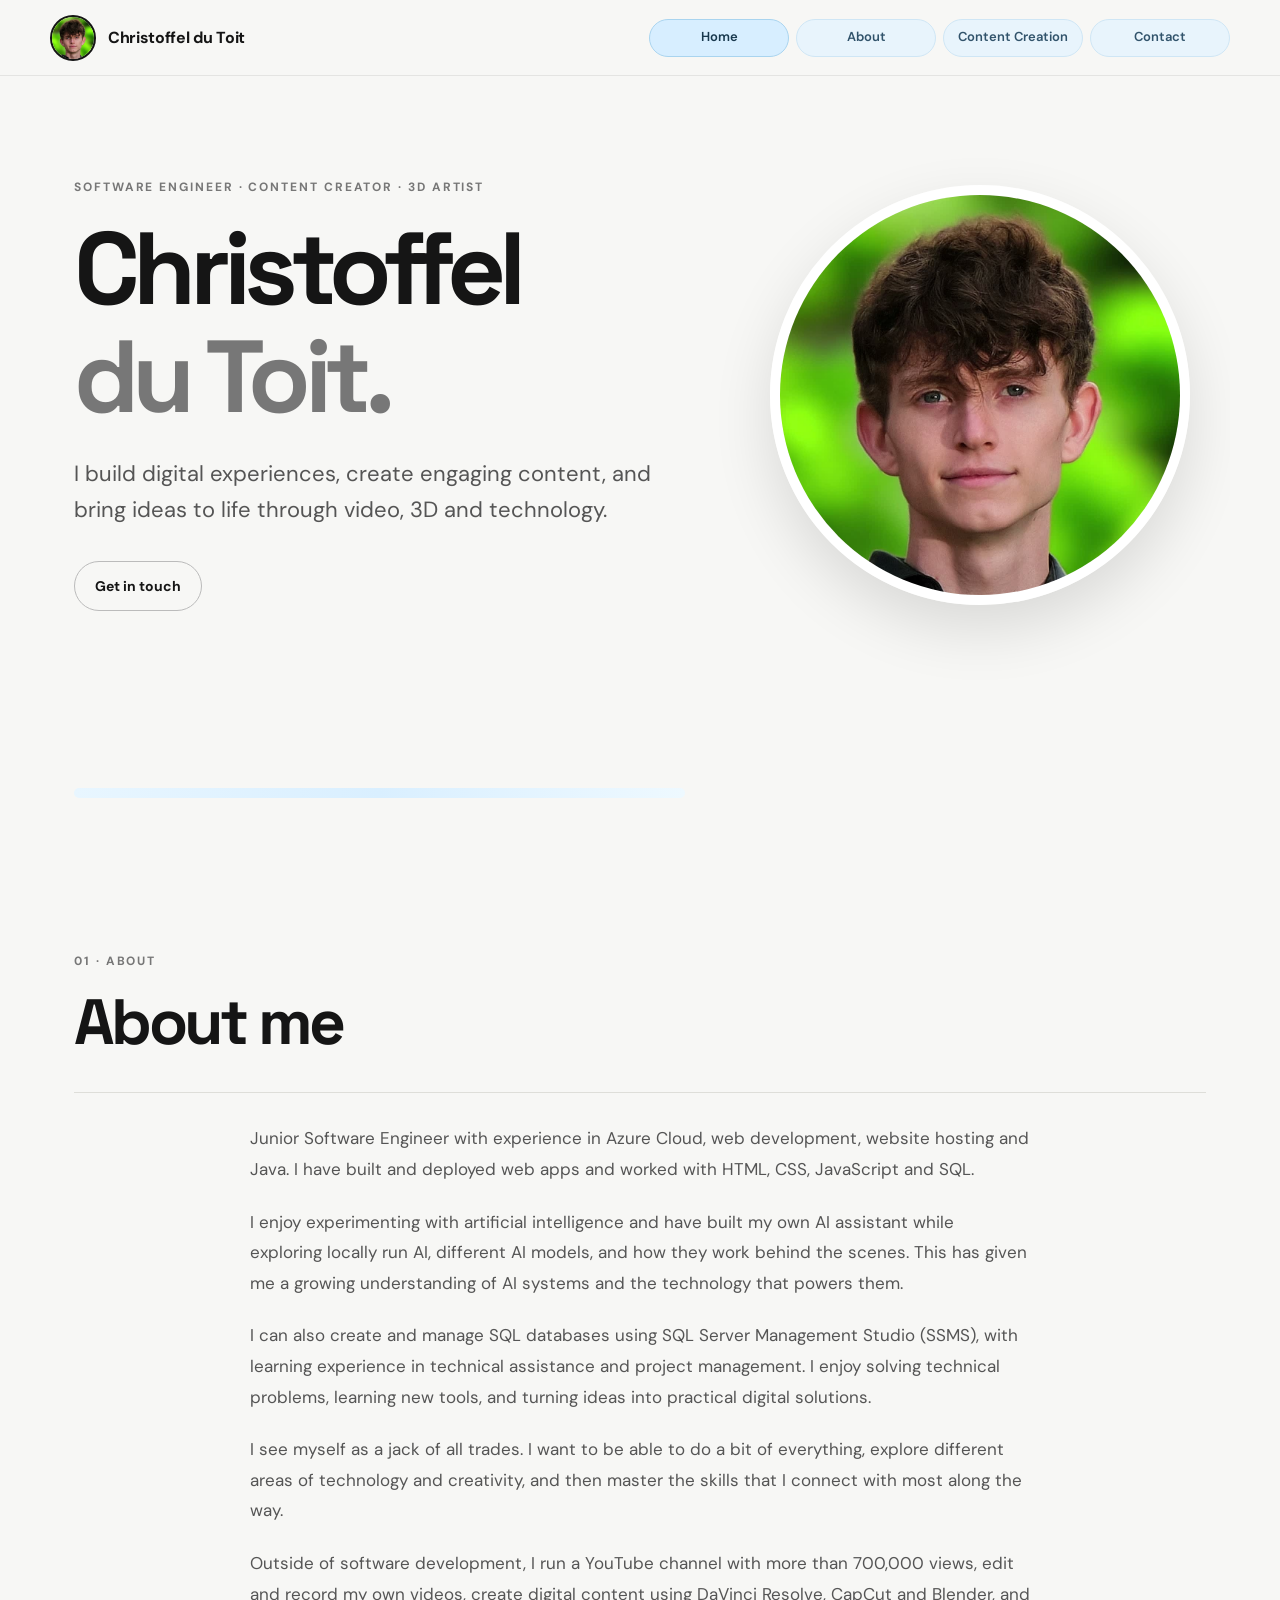
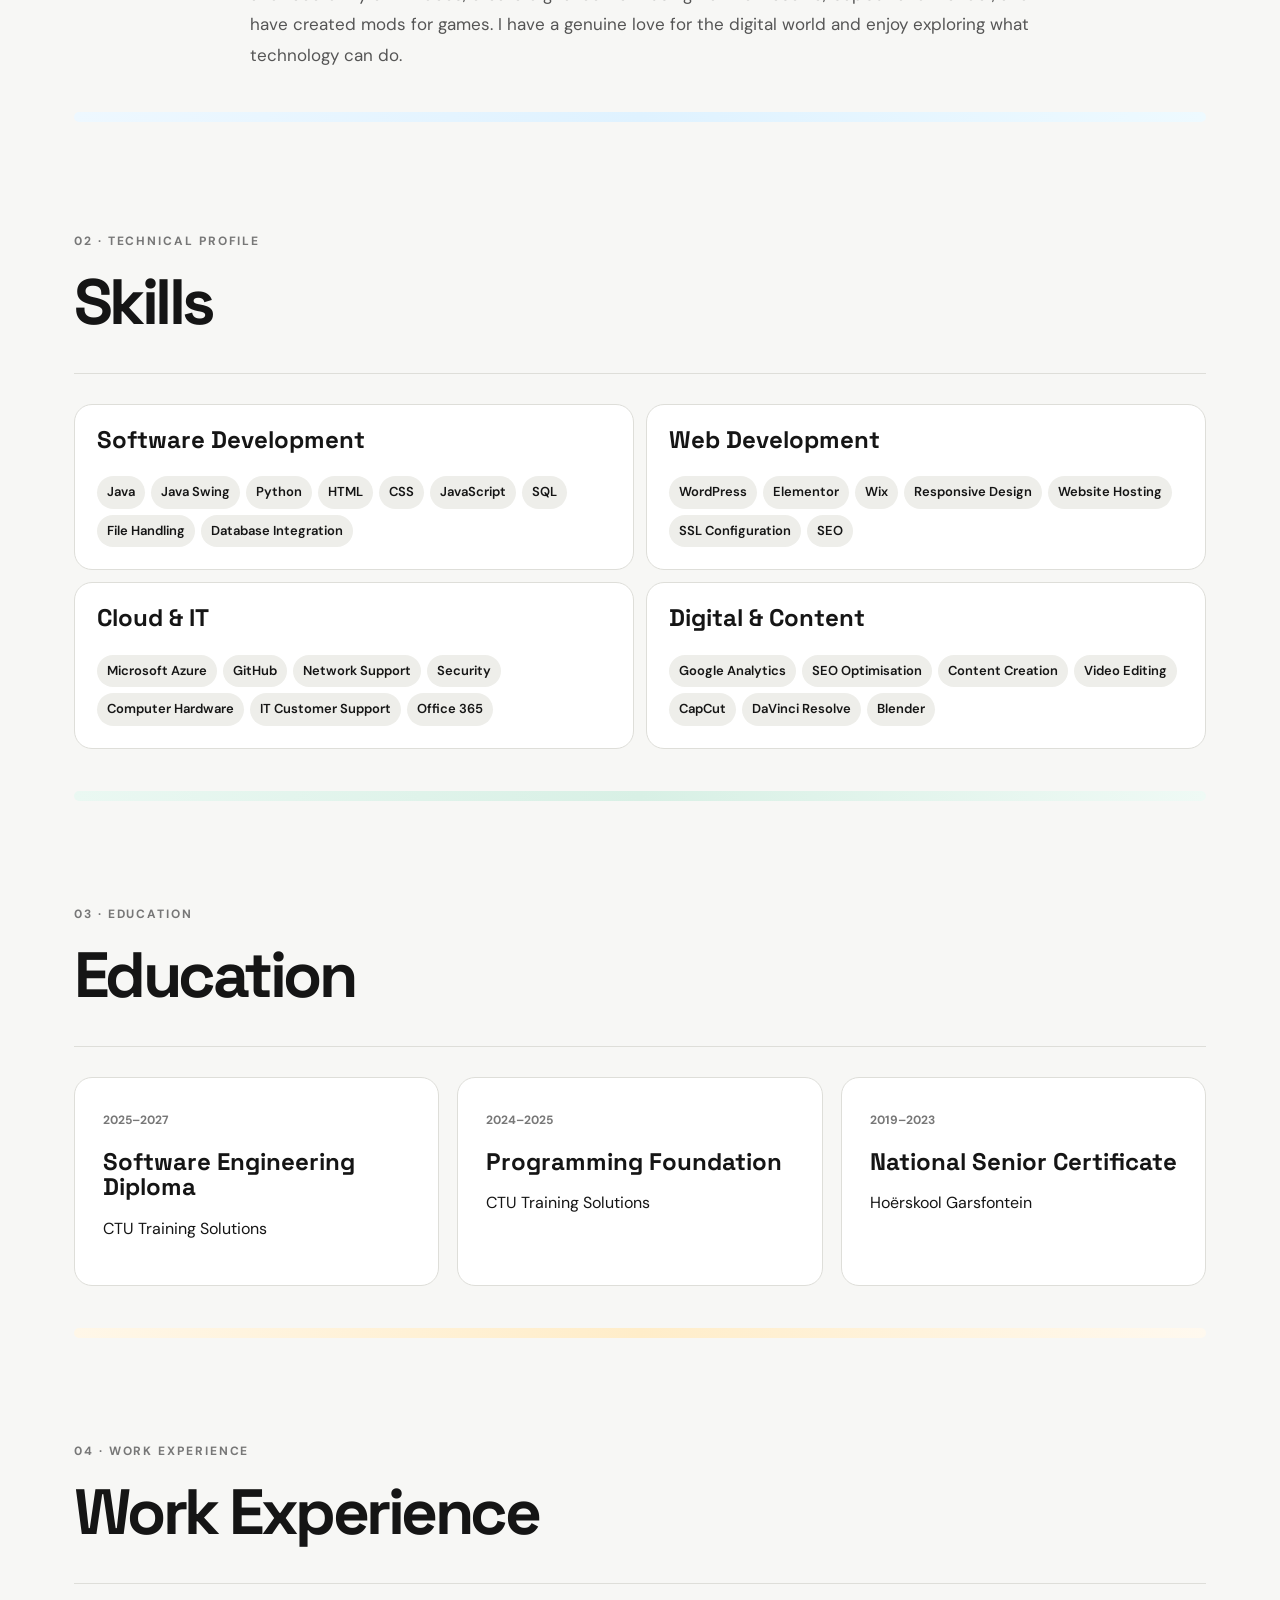
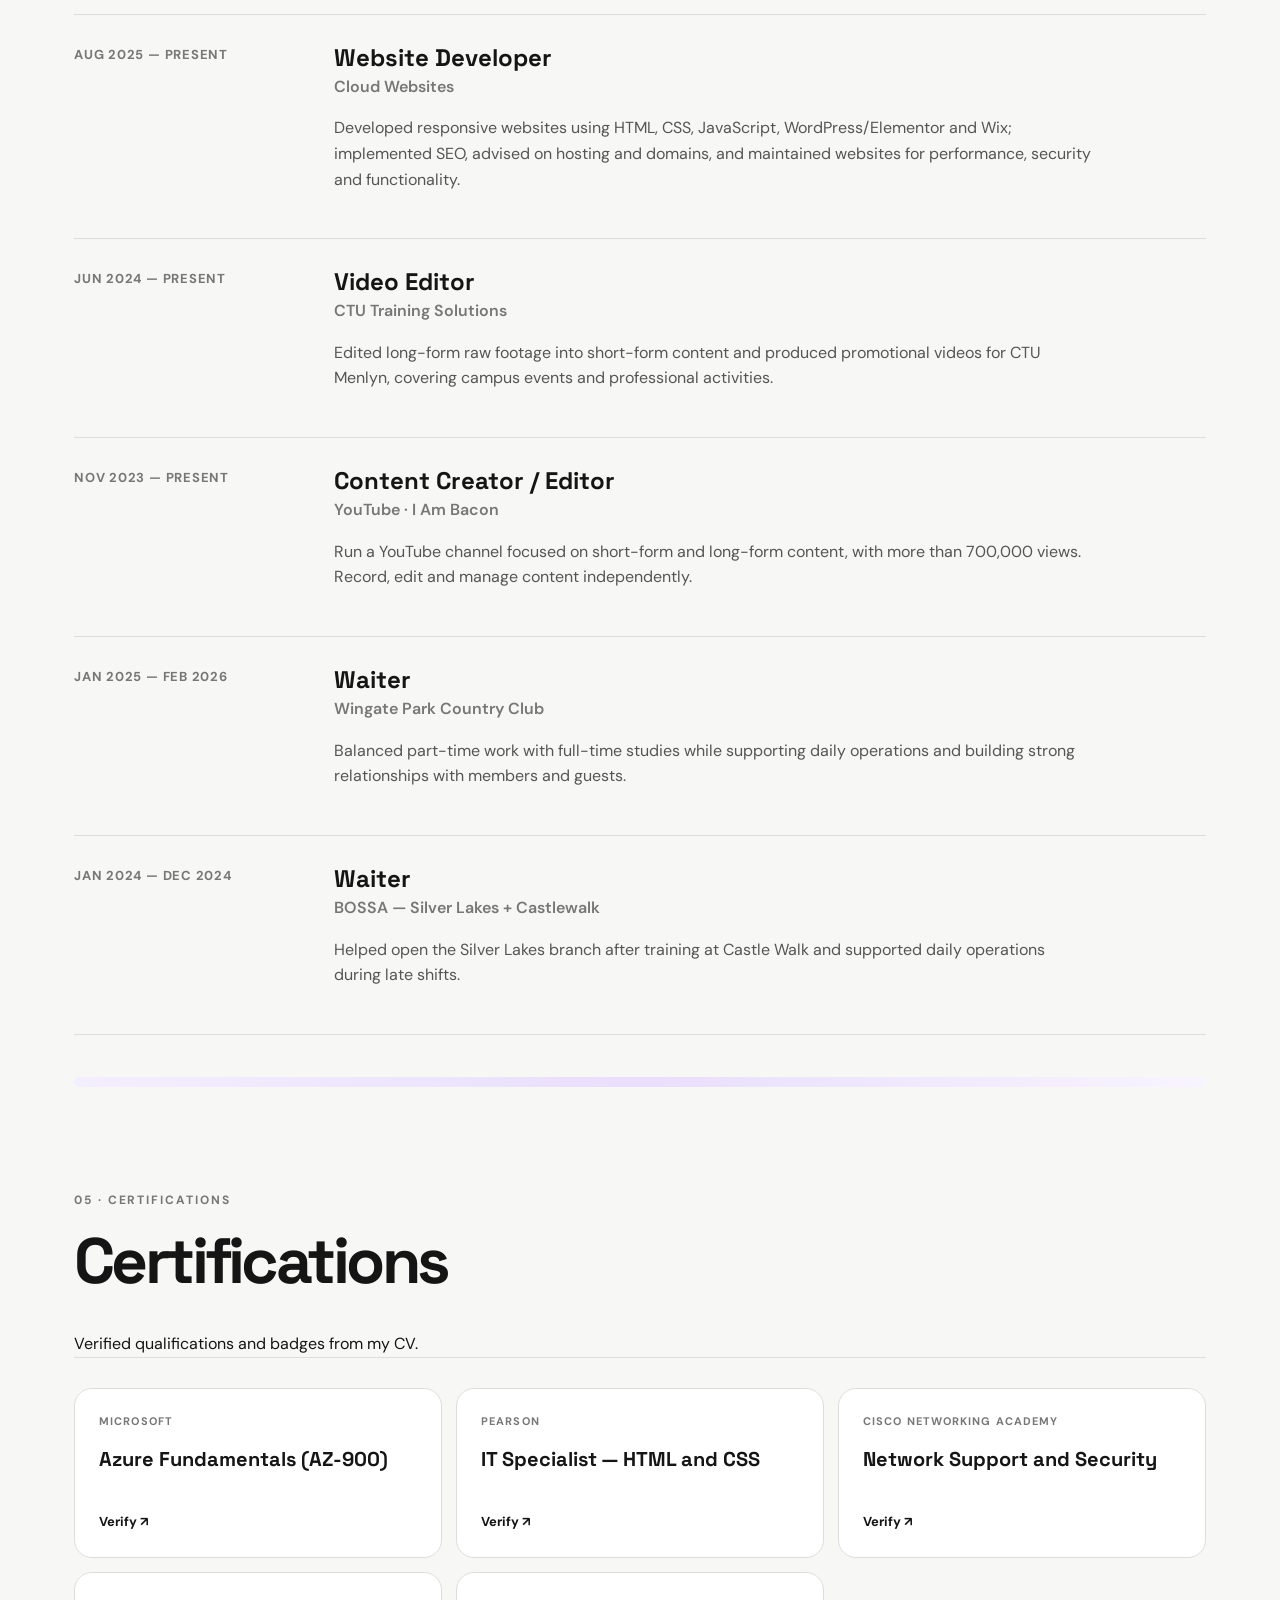
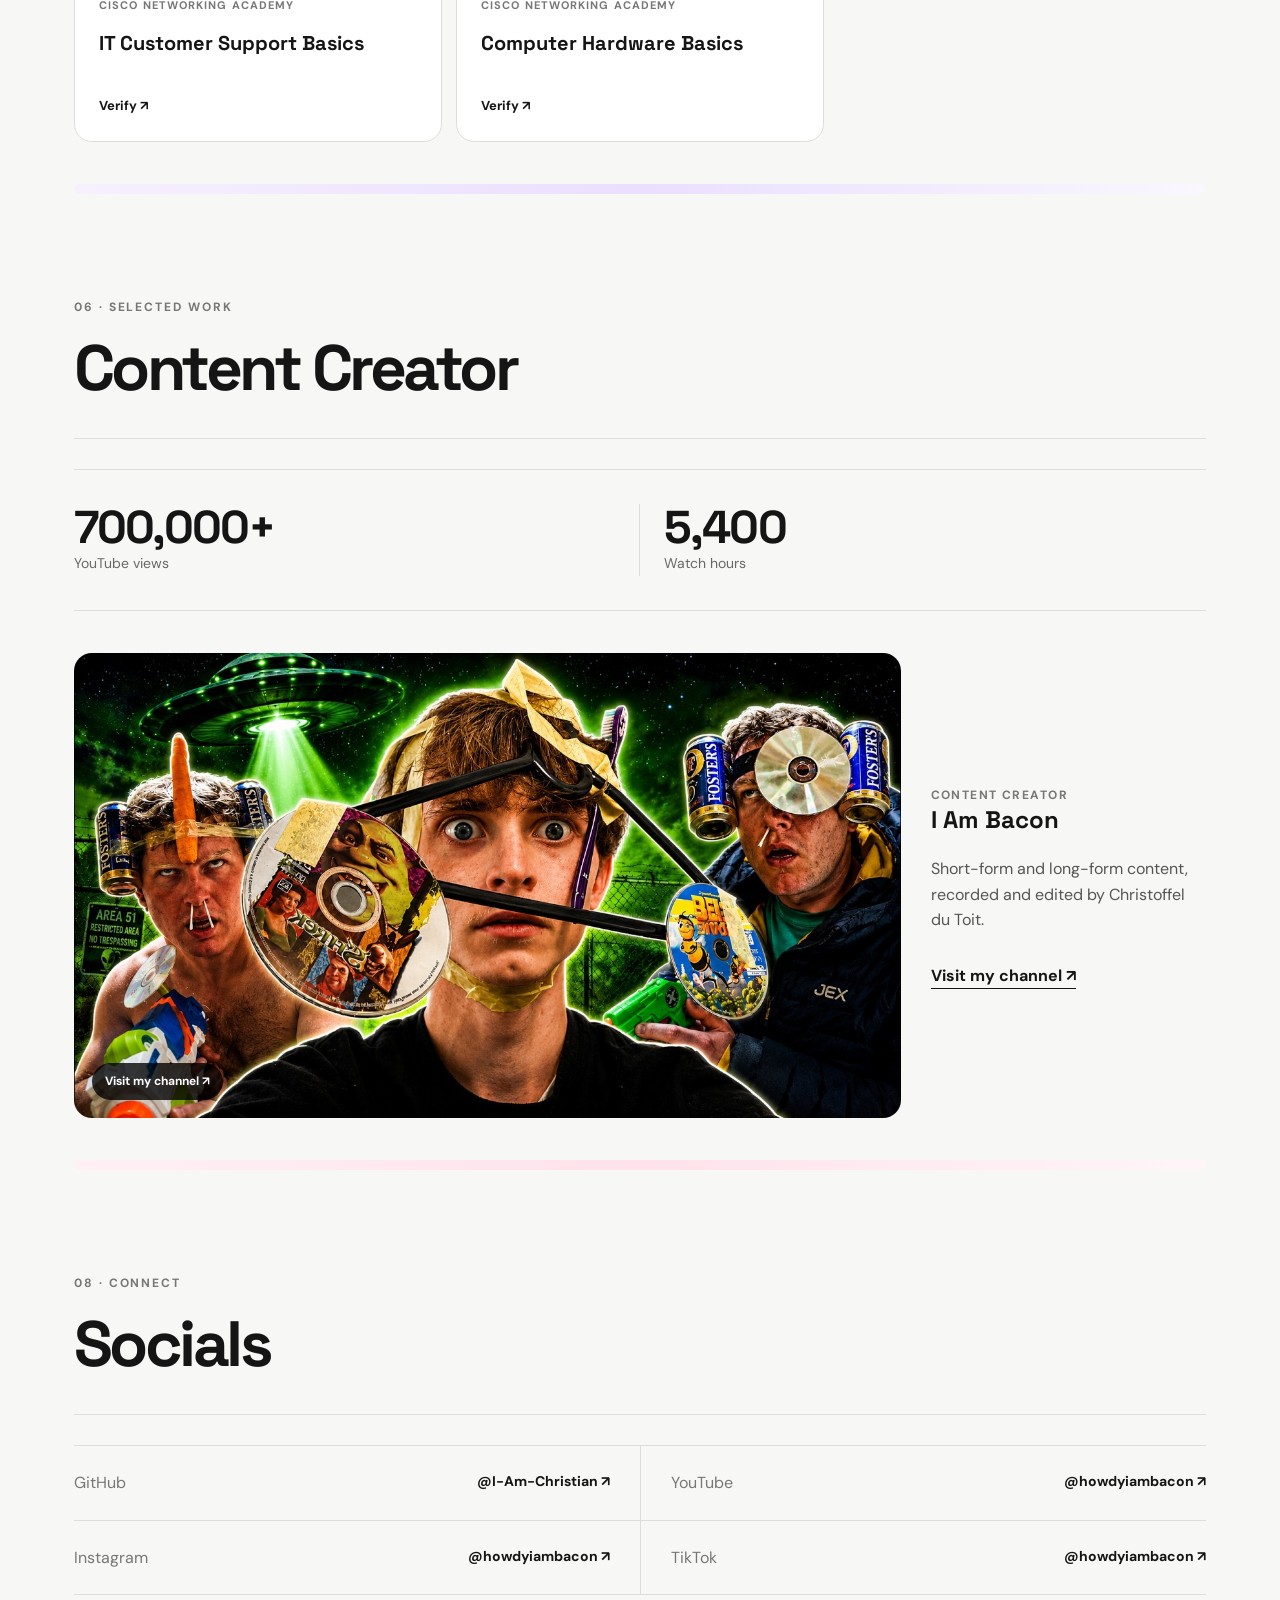
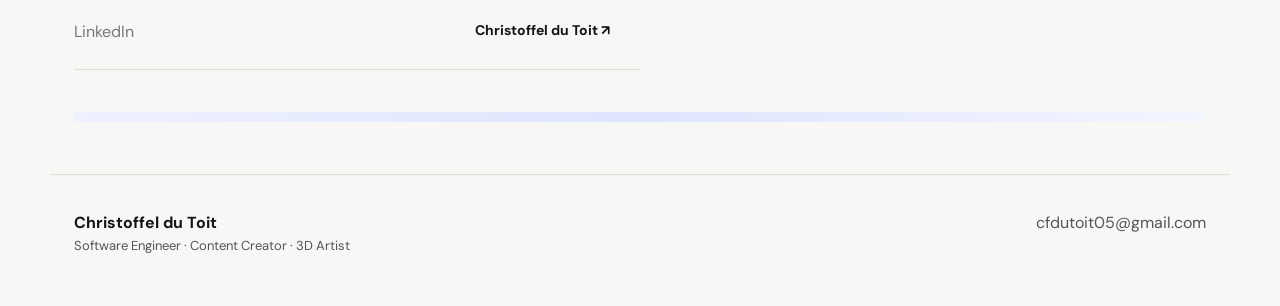
<file: index.html>
<!DOCTYPE html>
<html lang="en">
<head>
  <meta charset="UTF-8">
  <meta name="viewport" content="width=device-width, initial-scale=1.0">
  <meta name="description" content="Christoffel du Toit — Software Engineer, Content Creator and 3D Artist.">
  <meta name="author" content="Christoffel du Toit">
  <title>Christoffel du Toit | Portfolio</title>
  <link rel="stylesheet" href="styles.css">
</head>
<body>
  <header class="site-header">
    <a class="brand" href="#home" aria-label="Christoffel du Toit home">
      <img src="assets/profile.jpg" alt="Christoffel du Toit" class="brand-photo">
      <span>Christoffel du Toit</span>
    </a>

    <button class="menu-toggle" aria-label="Open navigation" aria-expanded="false">
      <span></span><span></span><span></span>
    </button>

    <nav class="nav" aria-label="Main navigation">
      <a href="#home">Home</a>
      <a href="#about">About</a>
      <a class="temporarily-hidden" href="projects.html">IT</a>
      <a href="#content">Content Creation</a>
      <a class="temporarily-hidden" href="modeling.html">3D Modeling</a>
      <a href="#socials">Contact</a>
    </nav>
  </header>

  <main id="home">
    <section class="hero section">
      <div class="hero-copy">
        <p class="eyebrow">Software Engineer · Content Creator · 3D Artist</p>
        <h1>Christoffel<br><span>du Toit.</span></h1>
        <p class="lead">
          I build digital experiences, create engaging content, and bring ideas to life
          through video, 3D and technology.
        </p>
        <div class="hero-actions">
          <a class="button button-light" href="#socials">Get in touch</a>
        </div>
      </div>

      <div class="hero-photo-wrap">
        <img src="assets/profile.jpg" alt="Christoffel du Toit portrait" class="hero-photo">
      </div>
    </section>

    <section class="section cv-section" id="about">
      <div class="section-heading">
        <p class="eyebrow">01 · About</p>
        <h2>About me</h2>
      </div>
      <div class="about-grid">
        <p>
          Junior Software Engineer with experience in Azure Cloud, web development,
          website hosting and Java. I have built and deployed web apps and worked with
          HTML, CSS, JavaScript and SQL.
        </p>
        <p>
          I enjoy experimenting with artificial intelligence and have built my own AI
          assistant while exploring locally run AI, different AI models, and how they
          work behind the scenes. This has given me a growing understanding of AI
          systems and the technology that powers them.
        </p>
        <p>
          I can also create and manage SQL databases using SQL Server Management Studio
          (SSMS), with learning experience in technical assistance and project management.
          I enjoy solving technical problems, learning new tools, and turning ideas into
          practical digital solutions.
        </p>
        <p>
          I see myself as a jack of all trades. I want to be able to do a bit of
          everything, explore different areas of technology and creativity, and then
          master the skills that I connect with most along the way.
        </p>
        <p>
          Outside of software development, I run a YouTube channel with more than
          700,000 views, edit and record my own videos, create digital content using
          DaVinci Resolve, CapCut and Blender, and have created mods for games. I have
          a genuine love for the digital world and enjoy exploring what technology can do.
        </p>
      </div>
    </section>

    <section class="section" id="skills">
      <div class="section-heading">
        <p class="eyebrow">02 · Technical profile</p>
        <h2>Skills</h2>
      </div>

      <div class="skill-grid">
        <article class="skill-card">
          <h3>Software Development</h3>
          <div class="tags">
            <span>Java</span><span>Java Swing</span><span>Python</span>
            <span>HTML</span><span>CSS</span><span>JavaScript</span><span>SQL</span>
            <span>File Handling</span><span>Database Integration</span>
          </div>
        </article>

        <article class="skill-card">
          <h3>Web Development</h3>
          <div class="tags">
            <span>WordPress</span><span>Elementor</span><span>Wix</span>
            <span>Responsive Design</span><span>Website Hosting</span>
            <span>SSL Configuration</span><span>SEO</span>
          </div>
        </article>

        <article class="skill-card">
          <h3>Cloud & IT</h3>
          <div class="tags">
            <span>Microsoft Azure</span><span>GitHub</span>
            <span>Network Support</span><span>Security</span>
            <span>Computer Hardware</span><span>IT Customer Support</span>
            <span>Office 365</span>
          </div>
          <a class="text-link temporarily-hidden" href="projects.html">View IT Projects →</a>
        </article>

        <article class="skill-card">
          <h3>Digital & Content</h3>
          <div class="tags">
            <span>Google Analytics</span><span>SEO Optimisation</span>
            <span>Content Creation</span><span>Video Editing</span>
            <span>CapCut</span><span>DaVinci Resolve</span><span>Blender</span>
          </div>
        </article>
      </div>

    </section>

    <section class="section" id="education">
      <div class="section-heading">
        <p class="eyebrow">03 · Education</p>
        <h2>Education</h2>
      </div>
      <div class="education-grid">
        <article><span>2025–2027</span><h3>Software Engineering Diploma</h3><p>CTU Training Solutions</p></article>
        <article><span>2024–2025</span><h3>Programming Foundation</h3><p>CTU Training Solutions</p></article>
        <article><span>2019–2023</span><h3>National Senior Certificate</h3><p>Hoërskool Garsfontein</p></article>
      </div>
    </section>

    <section class="section" id="experience">
      <div class="section-heading">
        <p class="eyebrow">04 · Work Experience</p>
        <h2>Work Experience</h2>
      </div>

      <div class="timeline">
        <article class="timeline-item">
          <div class="timeline-date">Aug 2025 — Present</div>
          <div>
            <h3>Website Developer</h3>
            <p class="muted">Cloud Websites</p>
            <p>Developed responsive websites using HTML, CSS, JavaScript, WordPress/Elementor and Wix; implemented SEO, advised on hosting and domains, and maintained websites for performance, security and functionality.</p>
          </div>
        </article>

        <article class="timeline-item">
          <div class="timeline-date">Jun 2024 — Present</div>
          <div>
            <h3>Video Editor</h3>
            <p class="muted">CTU Training Solutions</p>
            <p>Edited long-form raw footage into short-form content and produced promotional videos for CTU Menlyn, covering campus events and professional activities.</p>
          </div>
        </article>

        <article class="timeline-item">
          <div class="timeline-date">Nov 2023 — Present</div>
          <div>
            <h3>Content Creator / Editor</h3>
            <p class="muted">YouTube · I Am Bacon</p>
            <p>Run a YouTube channel focused on short-form and long-form content, with more than 700,000 views. Record, edit and manage content independently.</p>
          </div>
        </article>

        <article class="timeline-item">
          <div class="timeline-date">Jan 2025 — Feb 2026</div>
          <div>
            <h3>Waiter</h3>
            <p class="muted">Wingate Park Country Club</p>
            <p>Balanced part-time work with full-time studies while supporting daily operations and building strong relationships with members and guests.</p>
          </div>
        </article>

        <article class="timeline-item">
          <div class="timeline-date">Jan 2024 — Dec 2024</div>
          <div>
            <h3>Waiter</h3>
            <p class="muted">BOSSA — Silver Lakes + Castlewalk</p>
            <p>Helped open the Silver Lakes branch after training at Castle Walk and supported daily operations during late shifts.</p>
          </div>
        </article>
      </div>
    </section>

    <section class="section" id="certifications">
      <div class="subsection">
        <div class="section-heading">
          <p class="eyebrow">05 · Certifications</p>
          <h2>Certifications</h2>
          <p>Verified qualifications and badges from my CV.</p>
        </div>
        <div class="cert-grid">
          <a class="cert-card" target="_blank" rel="noopener" href="https://learn.microsoft.com/api/credentials/share/en-us/Christoffel-Du-Toit/185D2961514ED23C?sharingId=1C449F1A21EDDDAF">
            <span class="cert-type">Microsoft</span>
            <h4>Azure Fundamentals (AZ-900)</h4>
            <span class="cert-link">Verify ↗</span>
          </a>
          <a class="cert-card" target="_blank" rel="noopener" href="https://www.credly.com/badges/b410ffcf-1b49-4c28-92aa-2b9ac9b29bd1">
            <span class="cert-type">Pearson</span>
            <h4>IT Specialist — HTML and CSS</h4>
            <span class="cert-link">Verify ↗</span>
          </a>
          <a class="cert-card" target="_blank" rel="noopener" href="https://www.credly.com/badges/ff7596db-5530-4189-93cf-8ae3a76f079f">
            <span class="cert-type">Cisco Networking Academy</span>
            <h4>Network Support and Security</h4>
            <span class="cert-link">Verify ↗</span>
          </a>
          <a class="cert-card" target="_blank" rel="noopener" href="https://www.credly.com/badges/2b78fbdc-df3c-4b6e-85b3-fe5ae7649b94">
            <span class="cert-type">Cisco Networking Academy</span>
            <h4>IT Customer Support Basics</h4>
            <span class="cert-link">Verify ↗</span>
          </a>
          <a class="cert-card" target="_blank" rel="noopener" href="https://www.credly.com/badges/762dea53-5d3d-429e-b7e3-d5481331708d">
            <span class="cert-type">Cisco Networking Academy</span>
            <h4>Computer Hardware Basics</h4>
            <span class="cert-link">Verify ↗</span>
          </a>
        </div>
      </div>
    </section>

    <section class="portfolio-preview section" id="content">
      <div class="section-heading">
        <p class="eyebrow">06 · Selected work</p>
        <h2>Content Creator</h2>
      </div>
      <div class="stats content-stats">
        <div class="stat"><strong>700,000+</strong><span>YouTube views</span></div>
        <div class="stat"><strong>5,400</strong><span>Watch hours</span></div>
      </div>
      <div class="featured-video">
        <a class="video-frame video-link channel-image" href="https://www.youtube.com/@HowdyIAmBacon" target="_blank" rel="noopener" aria-label="Visit the I Am Bacon YouTube channel">
          <img src="assets/content-creator.jpg" alt="I Am Bacon YouTube channel" loading="lazy">
          <span class="watch-badge">Visit my channel ↗</span>
        </a>
        <div class="video-info">
          <span class="video-label">Content Creator</span>
          <h3>I Am Bacon</h3>
          <p>Short-form and long-form content, recorded and edited by Christoffel du Toit.</p>
          <a class="text-link" href="https://www.youtube.com/@HowdyIAmBacon" target="_blank" rel="noopener">Visit my channel ↗</a>
        </div>
      </div>
    </section>

    <section class="section projects-overview temporarily-hidden" id="projects" aria-hidden="true">
      <div class="section-heading">
        <p class="eyebrow">07 · Projects</p>
        <h2>Projects</h2>
      </div>
      <div class="page-link-grid">
        <a class="teaser temporarily-hidden" href="projects.html">
          <h2>IT Projects</h2><p>Software, web development and cloud projects.</p><b>Explore IT projects →</b>
        </a>
        <a class="teaser temporarily-hidden" href="modeling.html">
          <h2>3D Modeling</h2><p>Blender models, scenes and renders.</p><b>Explore 3D work →</b>
        </a>
        <a class="teaser temporarily-hidden" href="mods.html">
          <h2>Game Mods</h2><p>Game modifications and workshop projects I've created.</p><b>Explore game mods →</b>
        </a>
        <a class="teaser temporarily-hidden" href="commercials.html">
          <h2>Commercial Videos</h2><p>Promotional and commercial video projects I've edited.</p><b>View commercial work →</b>
        </a>
      </div>
    </section>

    <section class="section" id="socials">
      <div class="section-heading">
        <p class="eyebrow">08 · Connect</p>
        <h2>Socials</h2>
      </div>
      <div class="social-grid">
        <a href="https://github.com/I-Am-Christian" target="_blank" rel="noopener"><span>GitHub</span><b>@I-Am-Christian ↗</b></a>
        <a href="https://youtube.com/@howdyiambacon" target="_blank" rel="noopener"><span>YouTube</span><b>@howdyiambacon ↗</b></a>
        <a href="https://www.instagram.com/howdyiambacon/" target="_blank" rel="noopener"><span>Instagram</span><b>@howdyiambacon ↗</b></a>
        <a href="https://www.tiktok.com/@howdyiambacon" target="_blank" rel="noopener"><span>TikTok</span><b>@howdyiambacon ↗</b></a>
        <a href="https://www.linkedin.com/in/christian-du-toit/" target="_blank" rel="noopener"><span>LinkedIn</span><b>Christoffel du Toit ↗</b></a>
      </div>
    </section>
  </main>

  <footer class="footer">
    <div><strong>Christoffel du Toit</strong><span>Software Engineer · Content Creator · 3D Artist</span></div>
    <a href="mailto:cfdutoit05@gmail.com">cfdutoit05@gmail.com</a>
  </footer>

  <script src="script.js"></script>
</body>
</html>
</file>
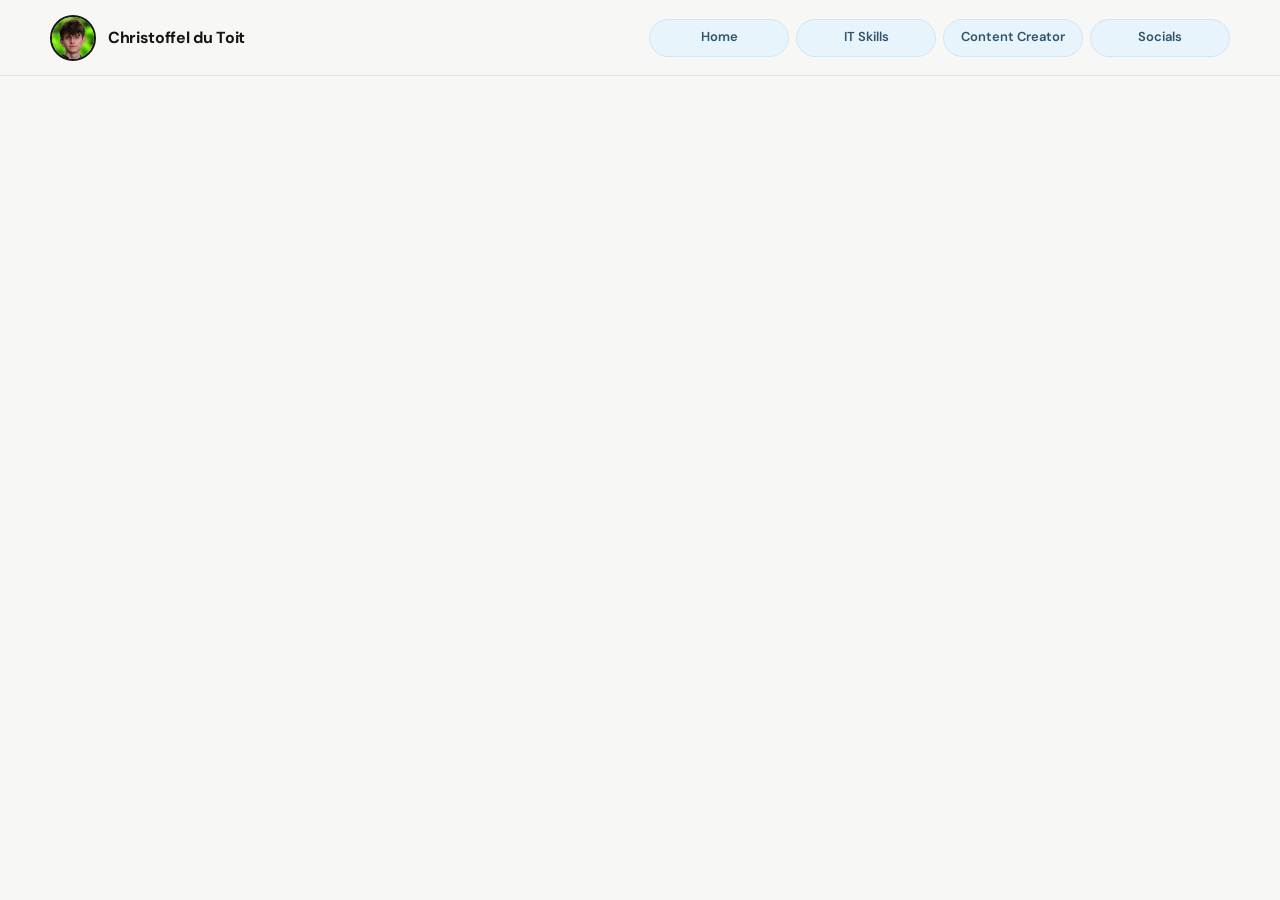
<file: commercials.html>
<!DOCTYPE html>
<html lang="en">
<head>
  <meta charset="UTF-8">
  <meta name="viewport" content="width=device-width, initial-scale=1.0">
  <meta name="description" content="Commercial and promotional videos edited by Christoffel du Toit.">
  <title>Commercial Videos | Christoffel du Toit</title>
  <link rel="stylesheet" href="styles.css">
</head>
<body>
  <header class="site-header">
    <a class="brand" href="index.html" aria-label="Christoffel du Toit home">
      <img src="assets/profile.jpg" alt="Christoffel du Toit" class="brand-photo">
      <span>Christoffel du Toit</span>
    </a>
    <button class="menu-toggle" aria-label="Open navigation" aria-expanded="false">
      <span></span><span></span><span></span>
    </button>
    <nav class="nav" aria-label="Main navigation">
      <a href="index.html">Home</a>
      <a href="index.html#skills">IT Skills</a>
      <a class="temporarily-hidden" href="projects.html">IT Projects</a>
      <a href="index.html#content">Content Creator</a>
      <a class="temporarily-hidden" href="modeling.html">3D Modeling</a>
      <a class="temporarily-hidden" href="mods.html">Game Mods</a>
      <a class="temporarily-hidden" href="commercials.html">Commercial Videos</a>
      <a href="index.html#socials">Socials</a>
    </nav>
  </header>

  <main class="temporarily-hidden" aria-hidden="true">
    <section class="section page-hero">
      <p class="eyebrow">09 · Video work</p>
      <h1>Commercial Videos</h1>
      <p class="section-intro">Promotional and commercial videos I've edited. Each project can open directly in a new tab.</p>
    </section>

    <section class="section page-content-grid">
      <div class="mod-grid">
        <div class="commercial-placeholder">
          <span>Commercial video</span>
          <strong>Video project</strong>
          <small>Send me the video link and this card can be replaced with the project thumbnail, title and direct link.</small>
        </div>
        <div class="commercial-placeholder">
          <span>Commercial video</span>
          <strong>Video project</strong>
          <small>Each finished project will open directly in a new browser tab.</small>
        </div>
      </div>
    </section>
  </main>

  <footer class="footer temporarily-hidden">
    <div><strong>Christoffel du Toit</strong><span>Software Engineer · Content Creator · 3D Artist</span></div>
    <a href="mailto:cfdutoit05@gmail.com">cfdutoit05@gmail.com</a>
  </footer>

  <script src="script.js"></script>
</body>
</html>
</file>
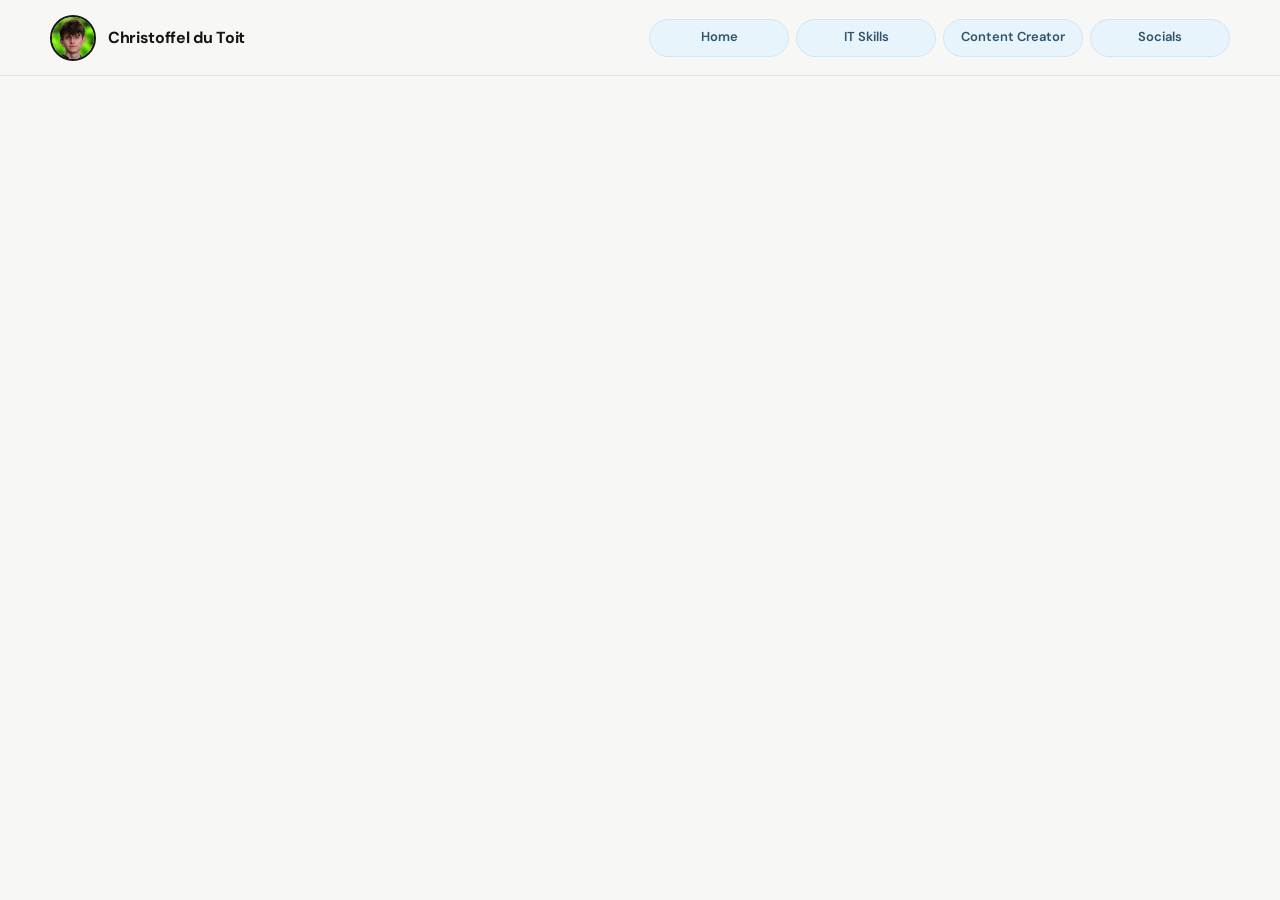
<file: modeling.html>
<!DOCTYPE html>
<html lang="en">
<head>
  <meta charset="UTF-8">
  <meta name="viewport" content="width=device-width, initial-scale=1.0">
  <meta name="description" content="3D Modeling and Blender renders by Christoffel du Toit.">
  <title>3D Modeling | Christoffel du Toit</title>
  <link rel="stylesheet" href="styles.css">
</head>
<body>
  <header class="site-header">
    <a class="brand" href="index.html" aria-label="Christoffel du Toit home">
      <img src="assets/profile.jpg" alt="Christoffel du Toit" class="brand-photo">
      <span>Christoffel du Toit</span>
    </a>
    <button class="menu-toggle" aria-label="Open navigation" aria-expanded="false">
      <span></span><span></span><span></span>
    </button>
    <nav class="nav" aria-label="Main navigation">
      <a href="index.html">Home</a>
      <a href="index.html#skills">IT Skills</a>
      <a class="temporarily-hidden" href="projects.html">IT Projects</a>
      <a href="index.html#content">Content Creator</a>
      <a class="temporarily-hidden" href="modeling.html" aria-current="page">3D Modeling</a>
      <a class="temporarily-hidden" href="mods.html">Game Mods</a>
      <a class="temporarily-hidden" href="commercials.html">Commercial Videos</a>
      <a href="index.html#socials">Socials</a>
    </nav>
  </header>

  <main class="temporarily-hidden" aria-hidden="true">
    <section class="section page-hero">
      <p class="eyebrow">07 · Creative work</p>
      <h1>3D Modeling<span>.</span></h1>
      <p class="lead">Blender models, scenes and renders. This gallery is ready for your best 3D work.</p>
    </section>

    <section class="section">
      <div class="render-grid">
        <div class="render-placeholder"><span>Add Blender render</span></div>
        <div class="render-placeholder"><span>Add Blender render</span></div>
        <div class="render-placeholder"><span>Add Blender render</span></div>
        <div class="render-placeholder"><span>Add Blender render</span></div>
      </div>
    </section>
  </main>

  <footer class="footer temporarily-hidden">
    <div><strong>Christoffel du Toit</strong><span>Software Engineer · Content Creator · 3D Artist</span></div>
    <a href="index.html">← Back to portfolio</a>
  </footer>
  <script src="script.js"></script>
</body>
</html>
</file>
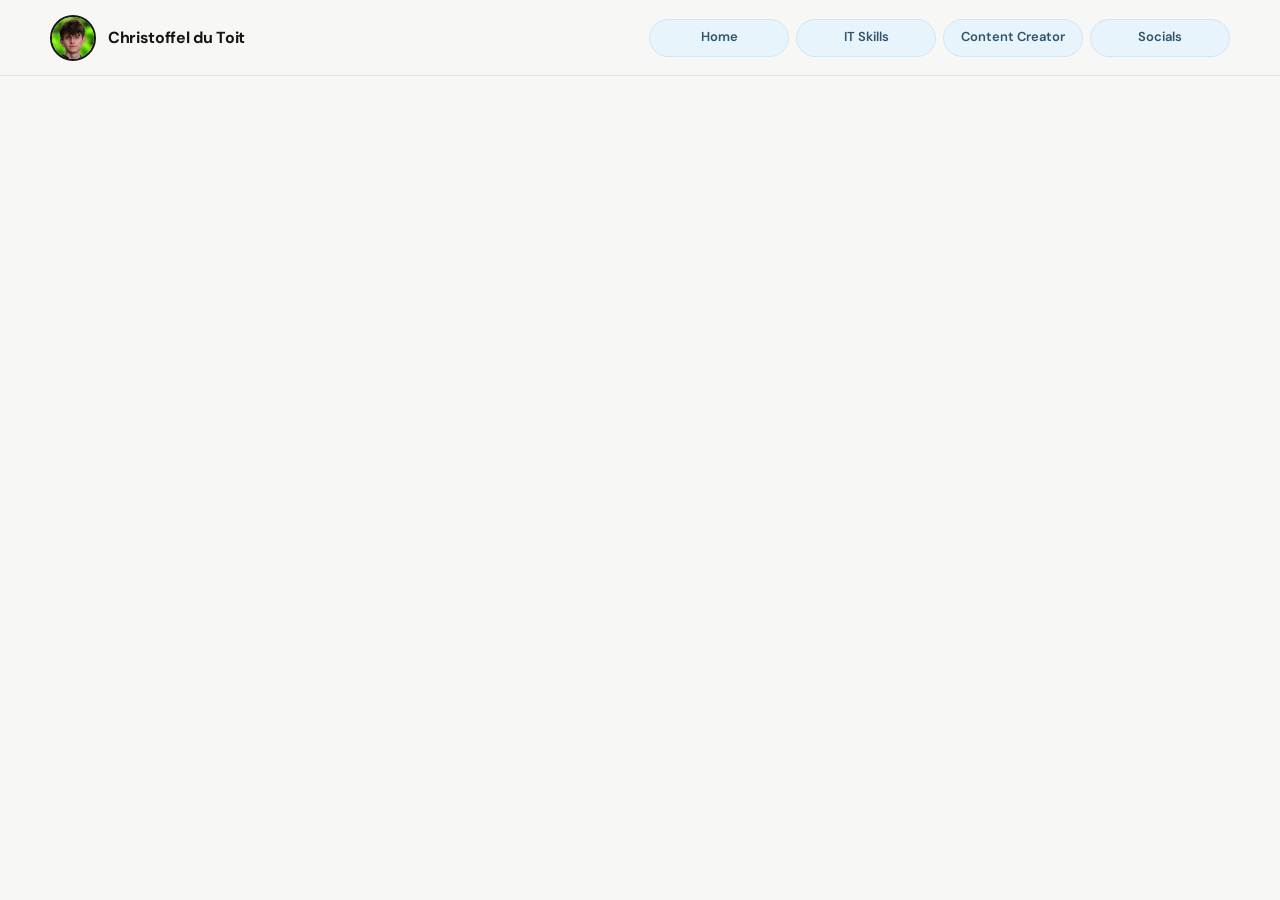
<file: mods.html>
<!DOCTYPE html>
<html lang="en">
<head>
  <meta charset="UTF-8">
  <meta name="viewport" content="width=device-width, initial-scale=1.0">
  <meta name="description" content="Game mods and Steam Workshop projects created by Christoffel du Toit.">
  <title>Game Mods | Christoffel du Toit</title>
  <link rel="stylesheet" href="styles.css">
</head>
<body>
  <header class="site-header">
    <a class="brand" href="index.html" aria-label="Christoffel du Toit home">
      <img src="assets/profile.jpg" alt="Christoffel du Toit" class="brand-photo">
      <span>Christoffel du Toit</span>
    </a>
    <button class="menu-toggle" aria-label="Open navigation" aria-expanded="false">
      <span></span><span></span><span></span>
    </button>
    <nav class="nav" aria-label="Main navigation">
      <a href="index.html">Home</a>
      <a href="index.html#skills">IT Skills</a>
      <a class="temporarily-hidden" href="projects.html">IT Projects</a>
      <a href="index.html#content">Content Creator</a>
      <a class="temporarily-hidden" href="modeling.html">3D Modeling</a>
      <a class="temporarily-hidden" href="mods.html">Game Mods</a>
      <a class="temporarily-hidden" href="commercials.html">Commercial Videos</a>
      <a href="index.html#socials">Socials</a>
    </nav>
  </header>

  <main class="temporarily-hidden" aria-hidden="true">
    <section class="section page-hero">
      <p class="eyebrow">08 · Game development & modding</p>
      <h1>Game Mods</h1>
      <p class="section-intro">Game modifications and workshop projects I've created, combining creativity, technical problem-solving and Blender.</p>
    </section>

    <section class="section page-content-grid">
      <div class="mod-grid">
        <a class="mod-card" href="https://steamcommunity.com/sharedfiles/filedetails/?id=3390561604" target="_blank" rel="noopener">
          <span class="mod-platform">Steam Workshop</span>
          <h3>Workshop Mod</h3>
          <p>View the mod and its workshop page on Steam.</p>
          <b>Open on Steam ↗</b>
        </a>
        <a class="mod-card" href="https://steamcommunity.com/sharedfiles/filedetails/?id=3797306168" target="_blank" rel="noopener">
          <span class="mod-platform">Kenshi · Steam Workshop</span>
          <h3>THE BACONATOR START</h3>
          <p>A Kenshi Workshop mod featuring the Baconator start and custom gameplay content.</p>
          <b>Open on Steam ↗</b>
        </a>
      </div>
    </section>
  </main>

  <footer class="footer temporarily-hidden">
    <div><strong>Christoffel du Toit</strong><span>Software Engineer · Content Creator · 3D Artist</span></div>
    <a href="mailto:cfdutoit05@gmail.com">cfdutoit05@gmail.com</a>
  </footer>

  <script src="script.js"></script>
</body>
</html>
</file>
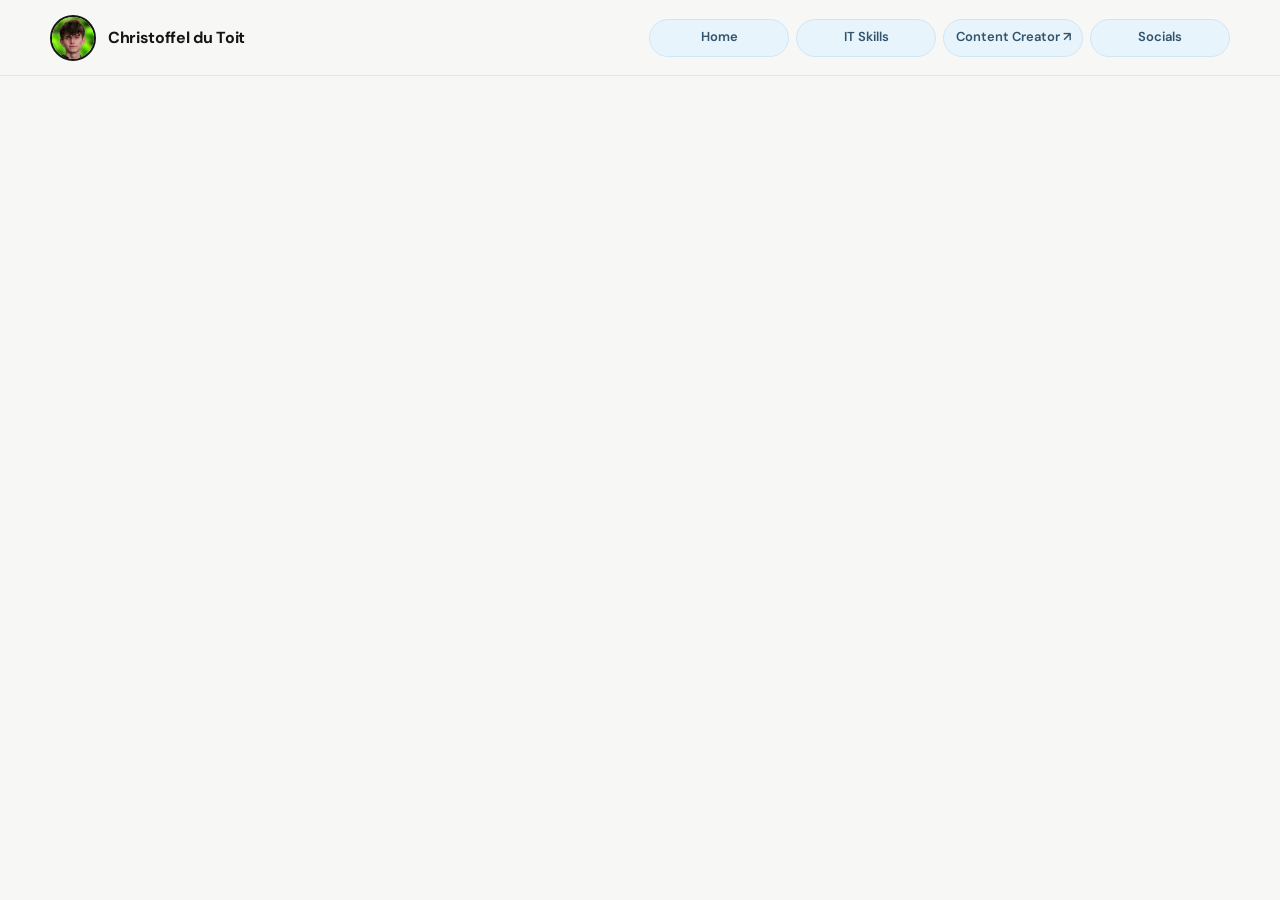
<file: projects.html>
<!DOCTYPE html>
<html lang="en">
<head>
  <meta charset="UTF-8">
  <meta name="viewport" content="width=device-width, initial-scale=1.0">
  <meta name="description" content="IT projects by Christoffel du Toit, including web development, Java applications, Azure Cloud and database projects.">
  <title>IT Projects | Christoffel du Toit</title>
  <link rel="stylesheet" href="styles.css">
</head>
<body>
  <header class="site-header">
    <a class="brand" href="index.html" aria-label="Christoffel du Toit home">
      <img src="assets/profile.jpg" alt="Christoffel du Toit" class="brand-photo">
      <span>Christoffel du Toit</span>
    </a>
    <button class="menu-toggle" aria-label="Open navigation" aria-expanded="false">
      <span></span><span></span><span></span>
    </button>
    <nav class="nav" aria-label="Main navigation">
      <a href="index.html">Home</a>
      <a href="index.html#skills">IT Skills</a>
      <a class="temporarily-hidden" href="projects.html" aria-current="page">IT Projects</a>
      <a href="https://www.youtube.com/@HowdyIAmBacon" target="_blank" rel="noopener">Content Creator ↗</a>
      <a class="temporarily-hidden" href="modeling.html">3D Modeling</a>
      <a class="temporarily-hidden" href="mods.html">Game Mods</a>
      <a class="temporarily-hidden" href="commercials.html">Commercial Videos</a>
      <a href="index.html#socials">Socials</a>
    </nav>
  </header>

  <main class="temporarily-hidden" aria-hidden="true">
    <section class="section page-hero">
      <p class="eyebrow">06 · Technical work</p>
      <h1>IT Projects<span>.</span></h1>
      <p class="lead">A collection of software, web development and cloud projects built through my studies and practical experience.</p>
    </section>

    <section class="section">
      <div class="project-grid">
        <article class="project-card">
          <span class="project-number">01</span>
          <h2>Web Applications</h2>
          <p>Web applications built using HTML, CSS, JavaScript and SQL, with a focus on responsive interfaces and functional solutions.</p>
          <div class="project-tags"><span>HTML</span><span>CSS</span><span>JavaScript</span><span>SQL</span></div>
        </article>
        <article class="project-card">
          <span class="project-number">02</span>
          <h2>Java Applications</h2>
          <p>Small-scale desktop applications developed with Java Swing, including database integration and file handling.</p>
          <div class="project-tags"><span>Java</span><span>Java Swing</span><span>Databases</span><span>File Handling</span></div>
        </article>
        <article class="project-card">
          <span class="project-number">03</span>
          <h2>Azure Cloud</h2>
          <p>Hands-on experience building and deploying web applications using Microsoft Azure Cloud, including hosting and SSL configuration.</p>
          <div class="project-tags"><span>Azure</span><span>Hosting</span><span>SSL</span><span>Deployment</span></div>
        </article>
        <article class="project-card">
          <span class="project-number">04</span>
          <h2>Website Development</h2>
          <p>Responsive websites created and maintained using HTML, CSS, JavaScript, WordPress, Elementor and Wix, with SEO and performance considerations.</p>
          <div class="project-tags"><span>WordPress</span><span>Elementor</span><span>Wix</span><span>SEO</span></div>
        </article>
      </div>
    </section>
  </main>

  <footer class="footer temporarily-hidden">
    <div><strong>Christoffel du Toit</strong><span>Software Engineer · Content Creator · 3D Artist</span></div>
    <a href="index.html">← Back to portfolio</a>
  </footer>
  <script src="script.js"></script>
</body>
</html>
</file>
<file: styles.css>
@import url('https://fonts.googleapis.com/css2?family=DM+Sans:wght@400;500;600;700&family=Space+Grotesk:wght@500;600;700&display=swap');

:root {
  --bg: #f7f7f5;
  --surface: #ffffff;
  --text: #151515;
  --muted: #686868;
  --line: #deded9;
  --soft: #eeeeea;
  --max: 1180px;
  --radius: 18px;
}

* { box-sizing: border-box; }
html { scroll-behavior: smooth; }
body {
  margin: 0;
  background: var(--bg);
  color: var(--text);
  font-family: "DM Sans", sans-serif;
  line-height: 1.6;
}
a { color: inherit; text-decoration: none; }
img { display: block; max-width: 100%; }

.site-header {
  position: sticky;
  top: 0;
  z-index: 100;
  min-height: 76px;
  padding: 12px max(24px, calc((100vw - var(--max)) / 2));
  display: flex;
  align-items: center;
  justify-content: space-between;
  gap: 24px;
  background: rgba(247,247,245,.94);
  backdrop-filter: blur(16px);
  border-bottom: 1px solid rgba(0,0,0,.08);
}
.brand { display: flex; align-items: center; gap: 12px; font-weight: 700; letter-spacing: -.02em; }
.brand-photo { width: 46px; height: 46px; border-radius: 50%; object-fit: cover; border: 2px solid var(--text); }
.nav {
  display: flex;
  align-items: center;
  justify-content: flex-end;
  flex-wrap: wrap;
  gap: 7px;
  font-size: 13px;
  font-weight: 600;
}
.nav a {
  color: #31536b;
  background: #e8f4fc;
  border: 1px solid #cfe6f5;
  padding: 7px 12px;
  border-radius: 999px;
  white-space: nowrap;
  transition: background .2s ease, border-color .2s ease, color .2s ease, transform .2s ease;
}
.nav a:hover {
  color: #18384d;
  background: #dceef9;
  border-color: #bddced;
  transform: translateY(-1px);
}
.menu-toggle { display: none; border: 0; background: transparent; width: 44px; height: 44px; padding: 10px; cursor: pointer; }
.menu-toggle span { display:block; height:2px; margin:5px 0; background: var(--text); transition:.2s; }

.section { max-width: var(--max); margin: 0 auto; padding: 82px 24px; }
.hero {
  min-height: calc(100vh - 76px);
  display: grid;
  grid-template-columns: 1.15fr .85fr;
  align-items: center;
  gap: 70px;
  padding-top: 70px;
}
.eyebrow { margin: 0 0 18px; text-transform: uppercase; letter-spacing: .16em; font-size: 12px; font-weight: 700; color: #777; }
h1,h2,h3,h4 { font-family: "Space Grotesk", sans-serif; margin-top: 0; line-height: 1.05; }
h1 { font-size: clamp(58px, 8vw, 110px); letter-spacing: -.065em; margin-bottom: 26px; }
h1 span { color: #777; }
h2 { font-size: clamp(42px, 5vw, 68px); letter-spacing: -.055em; margin-bottom: 36px; }
h3 { font-size: 24px; }
.lead { max-width: 620px; color: #555; font-size: clamp(18px, 2vw, 22px); }
.hero-actions { display:flex; flex-wrap:wrap; gap: 12px; margin-top: 34px; }
.button { display:inline-flex; justify-content:center; align-items:center; padding: 13px 20px; border-radius: 999px; font-weight:700; font-size:14px; transition: transform .2s, background .2s; }
.button:hover { transform: translateY(-2px); }
.button-dark { background: var(--text); color: #fff; }
.button-light { border:1px solid #bbb; background: transparent; }
.hero-photo-wrap { display:flex; justify-content:center; }
.hero-photo { width:min(420px, 80vw); aspect-ratio:1; object-fit:cover; border-radius:50%; border: 10px solid #fff; box-shadow: 0 24px 60px rgba(0,0,0,.12); }

.stats { display:grid; grid-template-columns: repeat(3,1fr); border-top:1px solid var(--line); border-bottom:1px solid var(--line); padding-top: 34px; padding-bottom: 34px; }
.stat { padding: 0 28px; border-right:1px solid var(--line); }
.stat:first-child { padding-left:0; }
.stat:last-child { border-right:0; }
.stat strong { display:block; font: 700 clamp(28px,4vw,46px)/1 "Space Grotesk"; letter-spacing:-.04em; }
.stat span { color:var(--muted); font-size:14px; }

.section-heading { border-bottom:1px solid var(--line); margin-bottom: 44px; }
.about-grid { display:flex; flex-direction:column; gap:22px; }
.skill-grid { display:grid; grid-template-columns:repeat(2,1fr); gap:12px; }
.skill-card { background:var(--surface); border:1px solid var(--line); border-radius:var(--radius); padding:22px; }
.tags { display:flex; flex-wrap:wrap; gap:6px; }
.tags span { padding:6px 10px; background:var(--soft); border-radius:999px; font-size:13px; font-weight:600; }
.subsection { margin-top:60px; }
.subsection-heading { display:flex; align-items:end; justify-content:space-between; gap:20px; margin-bottom:20px; }
.subsection-heading p { color:var(--muted); margin:0; }
.cert-grid { display:grid; grid-template-columns:repeat(3,1fr); gap:14px; }
.cert-card { background:#fff; border:1px solid var(--line); border-radius:var(--radius); padding:24px; min-height:170px; display:flex; flex-direction:column; transition:transform .2s, box-shadow .2s; }
.cert-card:hover { transform:translateY(-3px); box-shadow:0 14px 35px rgba(0,0,0,.07); }
.cert-type { text-transform:uppercase; letter-spacing:.1em; font-size:11px; font-weight:700; color:#777; }
.cert-card h4 { font-size:20px; margin:18px 0; }
.cert-link { margin-top:auto; font-weight:700; font-size:13px; }

.timeline { border-top:1px solid var(--line); }
.timeline-item { display:grid; grid-template-columns: 220px 1fr; gap:40px; padding:30px 0; border-bottom:1px solid var(--line); }
.timeline-date { color:#777; font-size:13px; font-weight:700; text-transform:uppercase; letter-spacing:.06em; }
.timeline-item h3 { margin-bottom:4px; }
.timeline-item p { max-width:760px; color:#555; }
.muted { margin:0 0 10px; color:#777 !important; font-weight:600; }

.cv-section#about { padding-bottom: 55px; }
#skills { padding-top: 55px; }
.about-grid {
  max-width: 780px;
  margin: 0 auto;
  display: flex;
  flex-direction: column;
  gap: 22px;
  text-align: left;
}
.about-grid p { margin: 0; color: #555; font-size: 17px; line-height: 1.8; }

.education-grid { display:grid; grid-template-columns:repeat(3,1fr); gap:18px; }
.education-grid article { padding:28px; background:#fff; border:1px solid var(--line); border-radius:var(--radius); }
.education-grid span { font-size:12px; font-weight:700; color:#777; }
.education-grid h3 { margin:18px 0 5px; }

.featured-video { display:grid; grid-template-columns:1.5fr .5fr; gap:30px; align-items:center; }
.video-frame { overflow:hidden; border-radius:var(--radius); background:#111; aspect-ratio:16/9; }
.video-frame iframe { width:100%; height:100%; border:0; }
.video-label { font-size:12px; text-transform:uppercase; letter-spacing:.12em; font-weight:700; color:#777; }
.video-info p { color:#555; }
.text-link { display:inline-block; margin-top:14px; font-weight:700; border-bottom:1px solid; }

.teaser-grid { display:grid; grid-template-columns:1fr 1fr; gap:18px; }
.teaser { min-height:330px; background:#e9e9e4; border-radius:var(--radius); padding:32px; display:flex; flex-direction:column; justify-content:flex-end; transition:transform .2s; }
.teaser:hover { transform:translateY(-4px); }
.teaser span { position:absolute; margin-top:-250px; color:#777; }
.teaser h2 { font-size:46px; margin:0 0 10px; }
.teaser p { color:#555; max-width:450px; }
.teaser b { margin-top:15px; }

.social-grid { display:grid; grid-template-columns:repeat(2,1fr); border-top:1px solid var(--line); }
.social-grid a { padding:24px 0; border-bottom:1px solid var(--line); display:flex; justify-content:space-between; gap:20px; }
.social-grid a:nth-child(odd) { padding-right:30px; }
.social-grid a:nth-child(even) { padding-left:30px; border-left:1px solid var(--line); }
.social-grid span { color:#777; }
.social-grid b { font-size:14px; }

.footer { max-width:var(--max); margin:auto; padding:35px 24px 50px; border-top:1px solid var(--line); display:flex; justify-content:space-between; gap:20px; color:#555; }
.footer div { display:flex; flex-direction:column; }
.footer strong { color:var(--text); }
.footer span { font-size:13px; }

@media (max-width: 900px) {
  .nav { gap:6px; font-size:12px; }
  .hero { grid-template-columns:1fr; text-align:left; }
  .hero-photo-wrap { order:-1; justify-content:flex-start; }
  .hero-photo { width:240px; }
  .featured-video { grid-template-columns:1fr; }
  .cert-grid { grid-template-columns:repeat(2,1fr); }
}
@media (max-width: 720px) {
  .site-header { padding:10px 18px; }
  .brand span { font-size:14px; }
  .brand-photo { width:40px; height:40px; }
  .menu-toggle { display:block; }
  .nav {
    position:absolute;
    top:100%;
    left:0;
    right:0;
    display:none;
    flex-direction:column;
    align-items:stretch;
    gap:0;
    padding:8px 18px 18px;
    background:rgba(247,247,245,.98);
    border-bottom:1px solid var(--line);
  }
  .nav.open { display:flex; }
  .nav a { padding:13px 0; border-bottom:1px solid var(--line); }
  .section { padding:52px 18px; }
  .hero { min-height:auto; padding-top:55px; gap:35px; }
  h1 { font-size:58px; }
  h2 { font-size:42px; }
  .hero-photo { width:190px; }
  .stats { grid-template-columns:1fr; gap:22px; }
  .stat, .stat:first-child { padding:0; border-right:0; }
  .about-grid, .skill-grid, .education-grid, .teaser-grid { grid-template-columns:1fr; }
  .cert-grid { grid-template-columns:1fr; }
  .subsection-heading { display:block; }
  .subsection-heading p { margin-top:8px; }
  .timeline-item { grid-template-columns:1fr; gap:8px; }
  .social-grid { grid-template-columns:1fr; }
  .social-grid a, .social-grid a:nth-child(odd), .social-grid a:nth-child(even) { padding:20px 0; border-left:0; }
  .footer { flex-direction:column; padding-left:18px; padding-right:18px; }
}


.video-link { position:relative; display:block; }
.video-link img { width:100%; height:100%; object-fit:cover; transition:transform .35s ease; }
.video-link:hover img { transform:scale(1.025); }
.play-button {
  position:absolute; left:50%; top:50%; transform:translate(-50%,-50%);
  width:72px; height:72px; border-radius:50%; background:#fff; color:#111;
  display:grid; place-items:center; font-size:25px; padding-left:4px;
  box-shadow:0 12px 30px rgba(0,0,0,.22);
}
.watch-badge {
  position:absolute; left:18px; bottom:18px; background:rgba(0,0,0,.78);
  color:#fff; padding:9px 13px; border-radius:999px; font-size:12px; font-weight:700;
}
.modeling-teaser { padding-top:20px; }
.modeling-teaser .teaser { min-height:300px; }
@media (max-width:720px) {
  .play-button { width:58px; height:58px; font-size:20px; }
}


.page-hero { padding-bottom:55px; }
.render-grid { display:grid; grid-template-columns:repeat(2,1fr); gap:18px; }
.render-placeholder {
  aspect-ratio:16/10; border:1px dashed #bbb; border-radius:var(--radius);
  background:#ecece8; display:grid; place-items:center; color:#777; font-weight:600;
}
@media (max-width:720px) {
  .render-grid { grid-template-columns:1fr; }
}


/* Mobile hero: intentionally centered for a cleaner portfolio presentation */
@media (max-width: 720px) {
  .hero {
    text-align: center;
    align-items: center;
    justify-items: center;
    gap: 28px;
    padding-top: 52px;
    padding-bottom: 72px;
  }

  .hero-photo-wrap {
    justify-content: center;
    width: 100%;
  }

  .hero-photo {
    width: 185px;
  }

  .hero-copy {
    display: flex;
    flex-direction: column;
    align-items: center;
    width: 100%;
  }

  .hero-copy .eyebrow {
    max-width: 330px;
    line-height: 1.8;
    margin-bottom: 18px;
  }

  .hero-copy h1 {
    margin-bottom: 22px;
  }

  .hero-copy .lead {
    max-width: 340px;
    font-size: 17px;
    line-height: 1.75;
  }

  .hero-actions {
    justify-content: center;
    width: 100%;
    margin-top: 28px;
  }
}


.section-intro { max-width: 700px; color: #555; font-size: 17px; margin: -18px 0 32px; }
.mod-grid, .commercial-grid { display:grid; grid-template-columns:repeat(2,1fr); gap:16px; }
.mod-card {
  display:flex; flex-direction:column; min-height:230px; padding:28px;
  background:#fff; border:1px solid var(--line); border-radius:var(--radius);
  transition:transform .2s, box-shadow .2s;
}
.mod-card:hover { transform:translateY(-4px); box-shadow:0 14px 35px rgba(0,0,0,.07); }
.mod-platform { color:#777; text-transform:uppercase; letter-spacing:.1em; font-size:11px; font-weight:700; }
.mod-card h3 { margin:18px 0 8px; }
.mod-card p { color:#555; }
.mod-card b { margin-top:auto; font-size:13px; }
.commercial-placeholder {
  min-height:220px; padding:28px; border:1px dashed #bbb; border-radius:var(--radius);
  background:#ecece8; display:flex; flex-direction:column; justify-content:center;
}
.commercial-placeholder span { color:#777; text-transform:uppercase; letter-spacing:.1em; font-size:11px; font-weight:700; }
.commercial-placeholder strong { margin:12px 0 6px; font-family:"Space Grotesk"; font-size:22px; }
.commercial-placeholder small { color:#666; }
@media (max-width:720px) {
  .mod-grid, .commercial-grid { grid-template-columns:1fr; }
}

.projects-overview { padding-top: 70px; }
.projects-overview .section-heading { margin-bottom: 28px; }
.page-link-grid {
  display: grid;
  grid-template-columns: repeat(2, minmax(0, 1fr));
  gap: 18px;
  padding-top: 0;
}
.page-link-grid .teaser { min-height: 300px; }
.page-content-grid { padding-top: 10px; }
@media (max-width: 900px) {
  .page-link-grid { grid-template-columns: 1fr; }
}
@media (max-width: 720px) {
  .projects-overview { padding-top: 45px; }
}

.project-grid { display:grid; grid-template-columns:repeat(2,1fr); gap:18px; }
.project-card { padding:32px; background:#fff; border:1px solid var(--line); border-radius:var(--radius); min-height:300px; display:flex; flex-direction:column; }
.project-number { font-size:12px; font-weight:700; letter-spacing:.12em; color:#777; }
.project-card h2 { font-size:34px; margin:42px 0 12px; }
.project-card p { color:#555; line-height:1.75; max-width:620px; }
.project-tags { margin-top:auto; padding-top:24px; display:flex; flex-wrap:wrap; gap:7px; }
.project-tags span { font-size:12px; padding:7px 10px; border:1px solid var(--line); border-radius:999px; color:#555; }
@media (max-width:720px) {
  .project-grid { grid-template-columns:1fr; }
  .project-card { min-height:260px; padding:25px; }
  .project-card h2 { margin-top:32px; }
}


/* v15: refined navigation and soft section color containers */
.nav-links a {
  background: #e6f4ff;
  border: 1px solid #b9ddf5;
  border-radius: 999px;
  padding: 10px 16px;
  transition: transform .2s ease, background .2s ease, box-shadow .2s ease;
}
.nav-links a:hover {
  background: #d7eeff;
  transform: translateY(-1px);
  box-shadow: 0 6px 16px rgba(54, 130, 180, .12);
}

.section {
  position: relative;
  overflow: hidden;
}
.section::after {
  content: '';
  display: block;
  height: 10px;
  width: 100%;
  margin-top: 42px;
  border-radius: 999px;
  background: linear-gradient(90deg, #e8f6ff, #d9efff, #eef9ff);
}
#about::after { background: linear-gradient(90deg, #eef8ff, #dff2ff, #eefaff); }
#skills::after { background: linear-gradient(90deg, #eaf8f2, #d8f0e5, #effaf5); }
#education::after { background: linear-gradient(90deg, #fff7e8, #ffedc9, #fff9ef); }
#experience::after { background: linear-gradient(90deg, #f4efff, #e9defc, #f8f4ff); }
#content::after { background: linear-gradient(90deg, #fff0f5, #ffe2eb, #fff5f8); }
#socials::after { background: linear-gradient(90deg, #eef1ff, #dfe5ff, #f3f5ff); }

@media (max-width: 800px) {
  .nav-links a { padding: 9px 14px; }
  .section::after { margin-top: 30px; height: 8px; }
}


/* v16: tighter section rhythm */
.hero.section { padding-top: 70px; padding-bottom: 70px; }
.stats.section { padding-top: 30px; padding-bottom: 30px; }


/* Content creator stats */
.content-stats {
  grid-template-columns: repeat(2, minmax(0, 1fr));
  margin: 28px 0 42px;
}
.content-stats .stat {
  padding-left: 24px;
}
.content-stats .stat:first-child {
  padding-left: 0;
}
@media (max-width: 700px) {
  .content-stats { grid-template-columns: 1fr 1fr; gap: 16px; }
  .content-stats .stat { padding-left: 16px; }
}


/* v19: tighter section spacing and certification container fix */
.section { padding-top: 52px; padding-bottom: 52px; }
.section-heading { margin-bottom: 30px; }
.subsection { margin-top: 0; }
#about { padding-top: 52px; }
#certifications::after { background: linear-gradient(90deg, #f7f0ff, #eadfff, #faf7ff); }
#certifications .subsection-heading { margin-bottom: 18px; }
#certifications .section-heading p:last-child { margin-bottom: 0; }
@media (max-width: 800px) {
  .section { padding-top: 38px; padding-bottom: 38px; }
  .section-heading { margin-bottom: 24px; }
  .section::after { margin-top: 24px; }
}

/* v20: subtle JavaScript-enhanced interactions */
.site-header {
  transition: box-shadow .3s ease, background .3s ease, border-color .3s ease;
}
.site-header.scrolled {
  background: rgba(247,247,245,.97);
  box-shadow: 0 8px 28px rgba(20, 35, 45, .07);
  border-bottom-color: rgba(0,0,0,.11);
}

.nav a.active {
  background: #d7eeff;
  border-color: #a9d4ef;
  color: #18384d;
}

.reveal {
  opacity: 0;
  transform: translateY(18px);
  transition: opacity .65s ease var(--reveal-delay, 0ms), transform .65s ease var(--reveal-delay, 0ms);
}
.reveal.is-visible {
  opacity: 1;
  transform: translateY(0);
}

.skill-card,
.education-grid article,
.cert-card,
.project-card,
.mod-card,
.social-grid a,
.teaser {
  transition: transform .25s ease, box-shadow .25s ease, border-color .25s ease;
}
.skill-card:hover,
.education-grid article:hover,
.project-card:hover {
  transform: translateY(-3px);
  box-shadow: 0 12px 30px rgba(20, 35, 45, .06);
  border-color: #cbdde8;
}

@media (prefers-reduced-motion: reduce) {
  html { scroll-behavior: auto; }
  *, *::before, *::after {
    animation-duration: .01ms !important;
    animation-iteration-count: 1 !important;
    transition-duration: .01ms !important;
  }
  .reveal { opacity: 1; transform: none; }
}

.channel-image { display:block; position:relative; }
.channel-image img { width:100%; height:100%; display:block; object-fit:cover; transition:transform .35s ease, filter .35s ease; }
.channel-image:hover img { transform:scale(1.02); filter:brightness(.94); }

/* v21 refinement: equal-sized, centered project buttons */
.page-link-grid {
  align-items: stretch;
}
.page-link-grid .teaser {
  position: relative;
  box-sizing: border-box;
  height: 300px;
  min-height: 300px;
  padding: 30px;
  border-radius: 24px;
  display: flex;
  flex-direction: column;
  justify-content: center;
  align-items: center;
  text-align: center;
  gap: 10px;
}
.page-link-grid .teaser span {
  position: static;
  margin: 0 0 6px;
  color: #777;
  font-size: 12px;
  font-weight: 700;
  letter-spacing: .12em;
}
.page-link-grid .teaser h2 {
  margin: 0;
  font-size: clamp(28px, 3vw, 42px);
  line-height: 1.08;
}
.page-link-grid .teaser p {
  margin: 0;
  max-width: 320px;
  line-height: 1.6;
}
.page-link-grid .teaser b {
  margin-top: 8px;
}
@media (max-width: 900px) {
  .page-link-grid .teaser {
    height: 280px;
    min-height: 280px;
  }
}
@media (max-width: 720px) {
  .page-link-grid .teaser {
    height: 260px;
    min-height: 260px;
    border-radius: 22px;
  }
}

/* Final navigation refinement: consistent button dimensions */
.nav a {
  width: 140px;
  min-width: 140px;
  height: 38px;
  padding: 0 10px;
  display: inline-flex;
  align-items: center;
  justify-content: center;
  text-align: center;
}

@media (max-width: 720px) {
  .nav a {
    width: 100%;
    min-width: 0;
    height: 42px;
    padding: 0 14px;
    justify-content: center;
  }
}

/* Mobile menu spacing refinement */
@media (max-width: 720px) {
  .nav {
    top: calc(100% + 8px);
    padding: 14px 18px 20px;
    gap: 8px;
    border: 1px solid var(--line);
    border-radius: 0 0 18px 18px;
    box-shadow: 0 10px 24px rgba(20, 35, 45, .08);
  }

  .nav a {
    margin: 0;
  }
}


/* TEMPORARILY HIDDEN: project tabs and sections remain in the source for later reuse. */
.temporarily-hidden {
  display: none !important;
}
</file>
